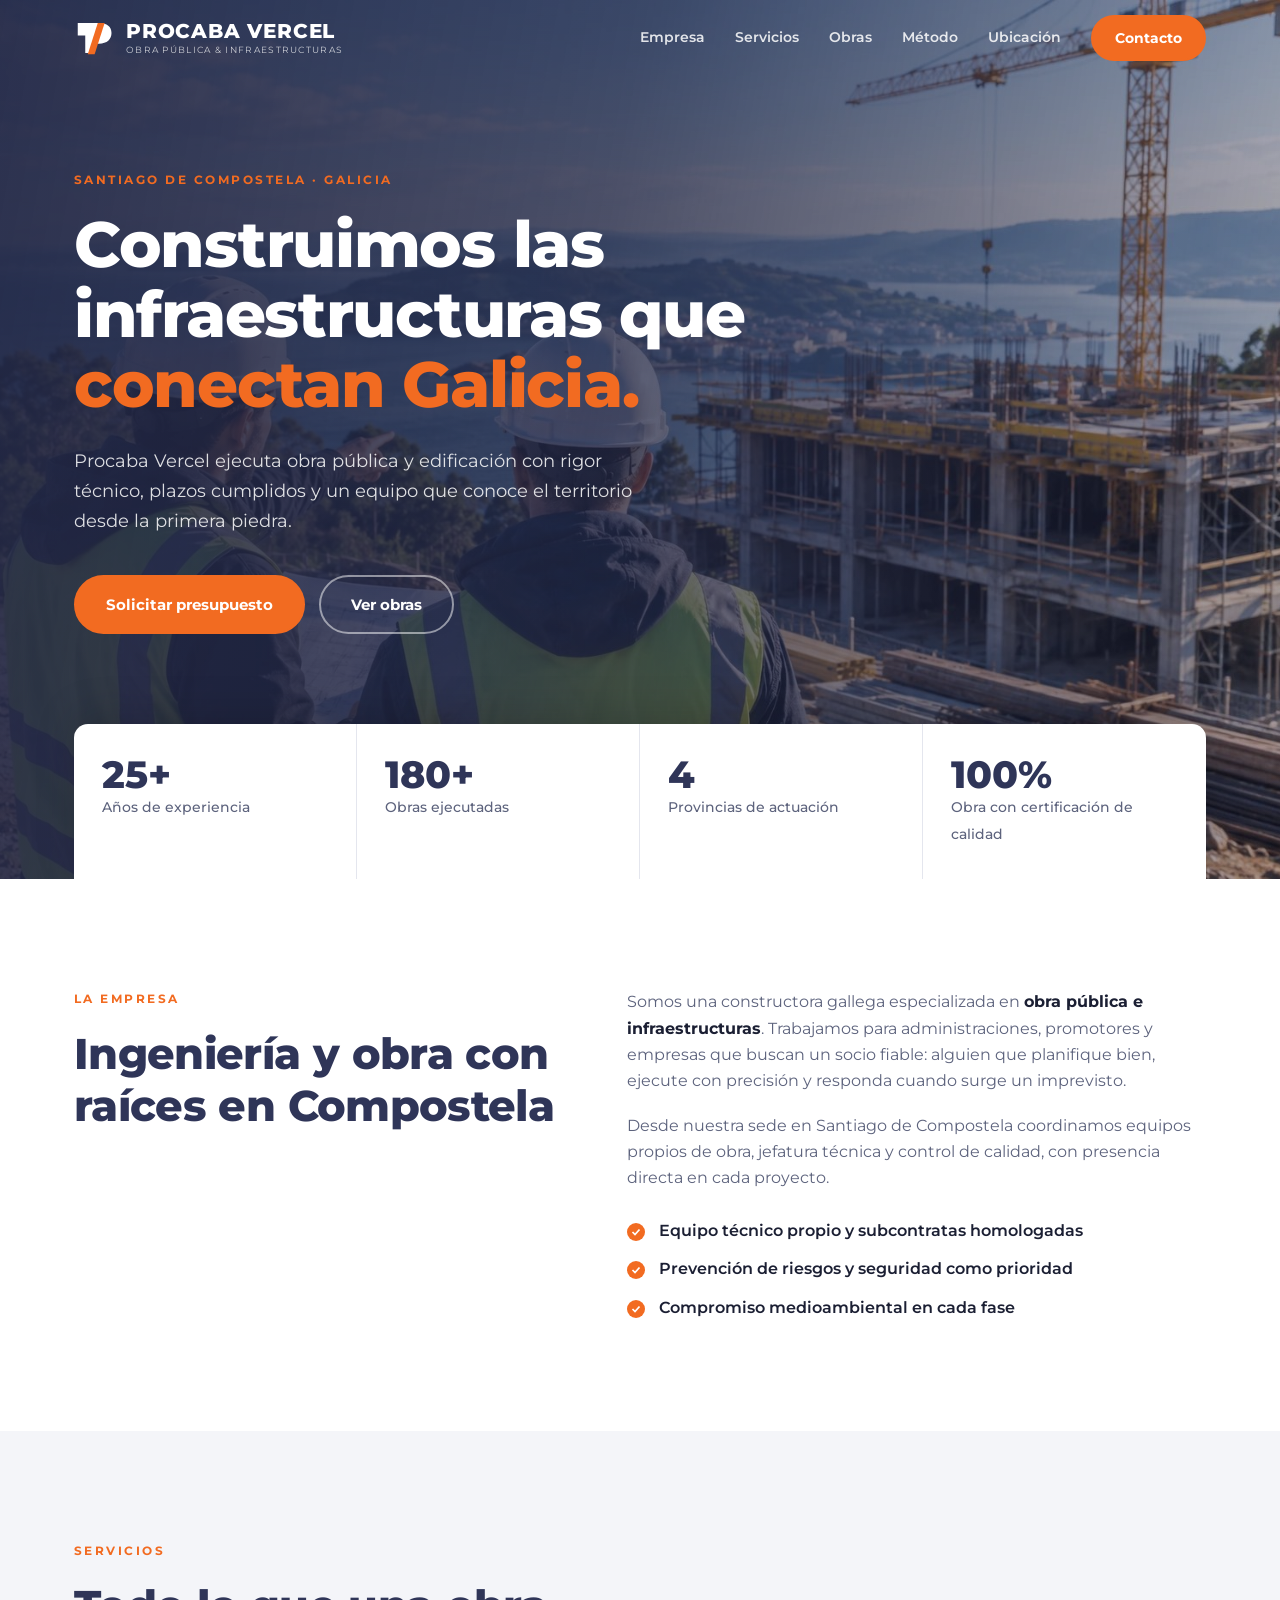
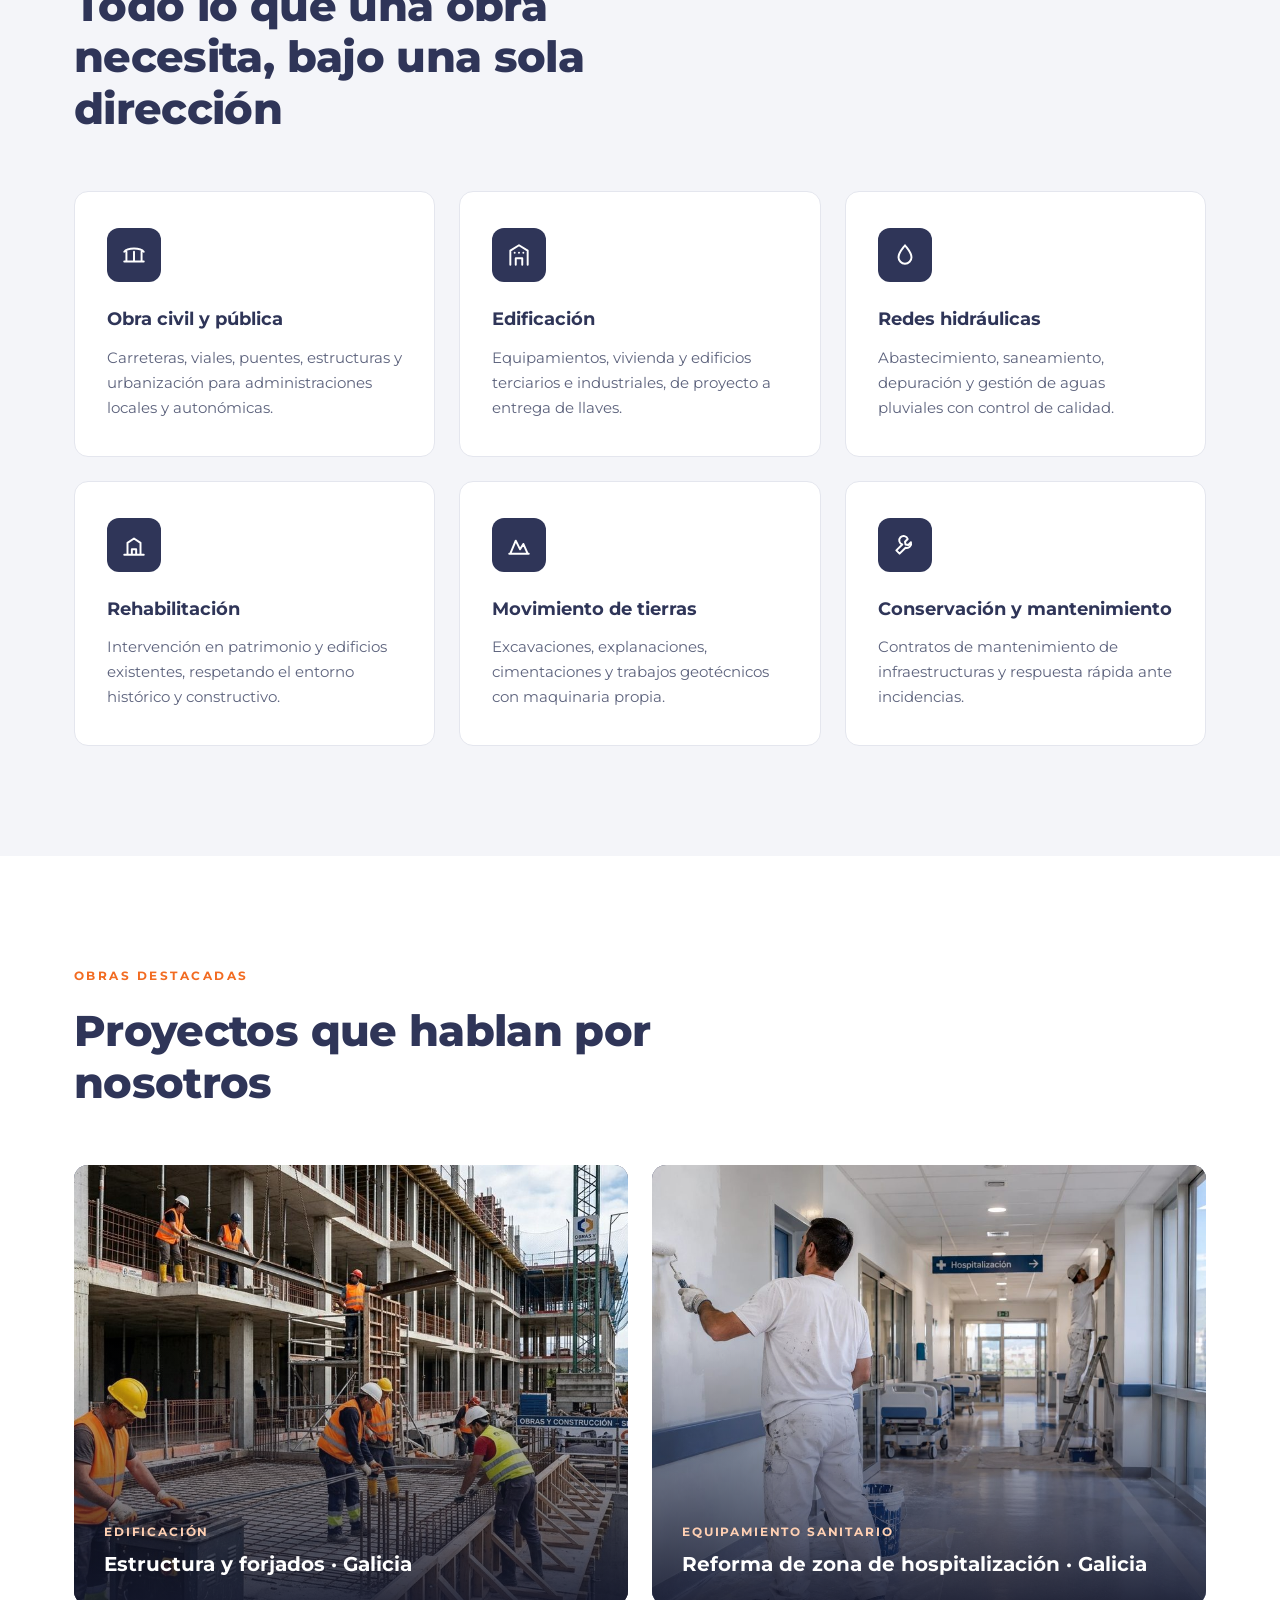
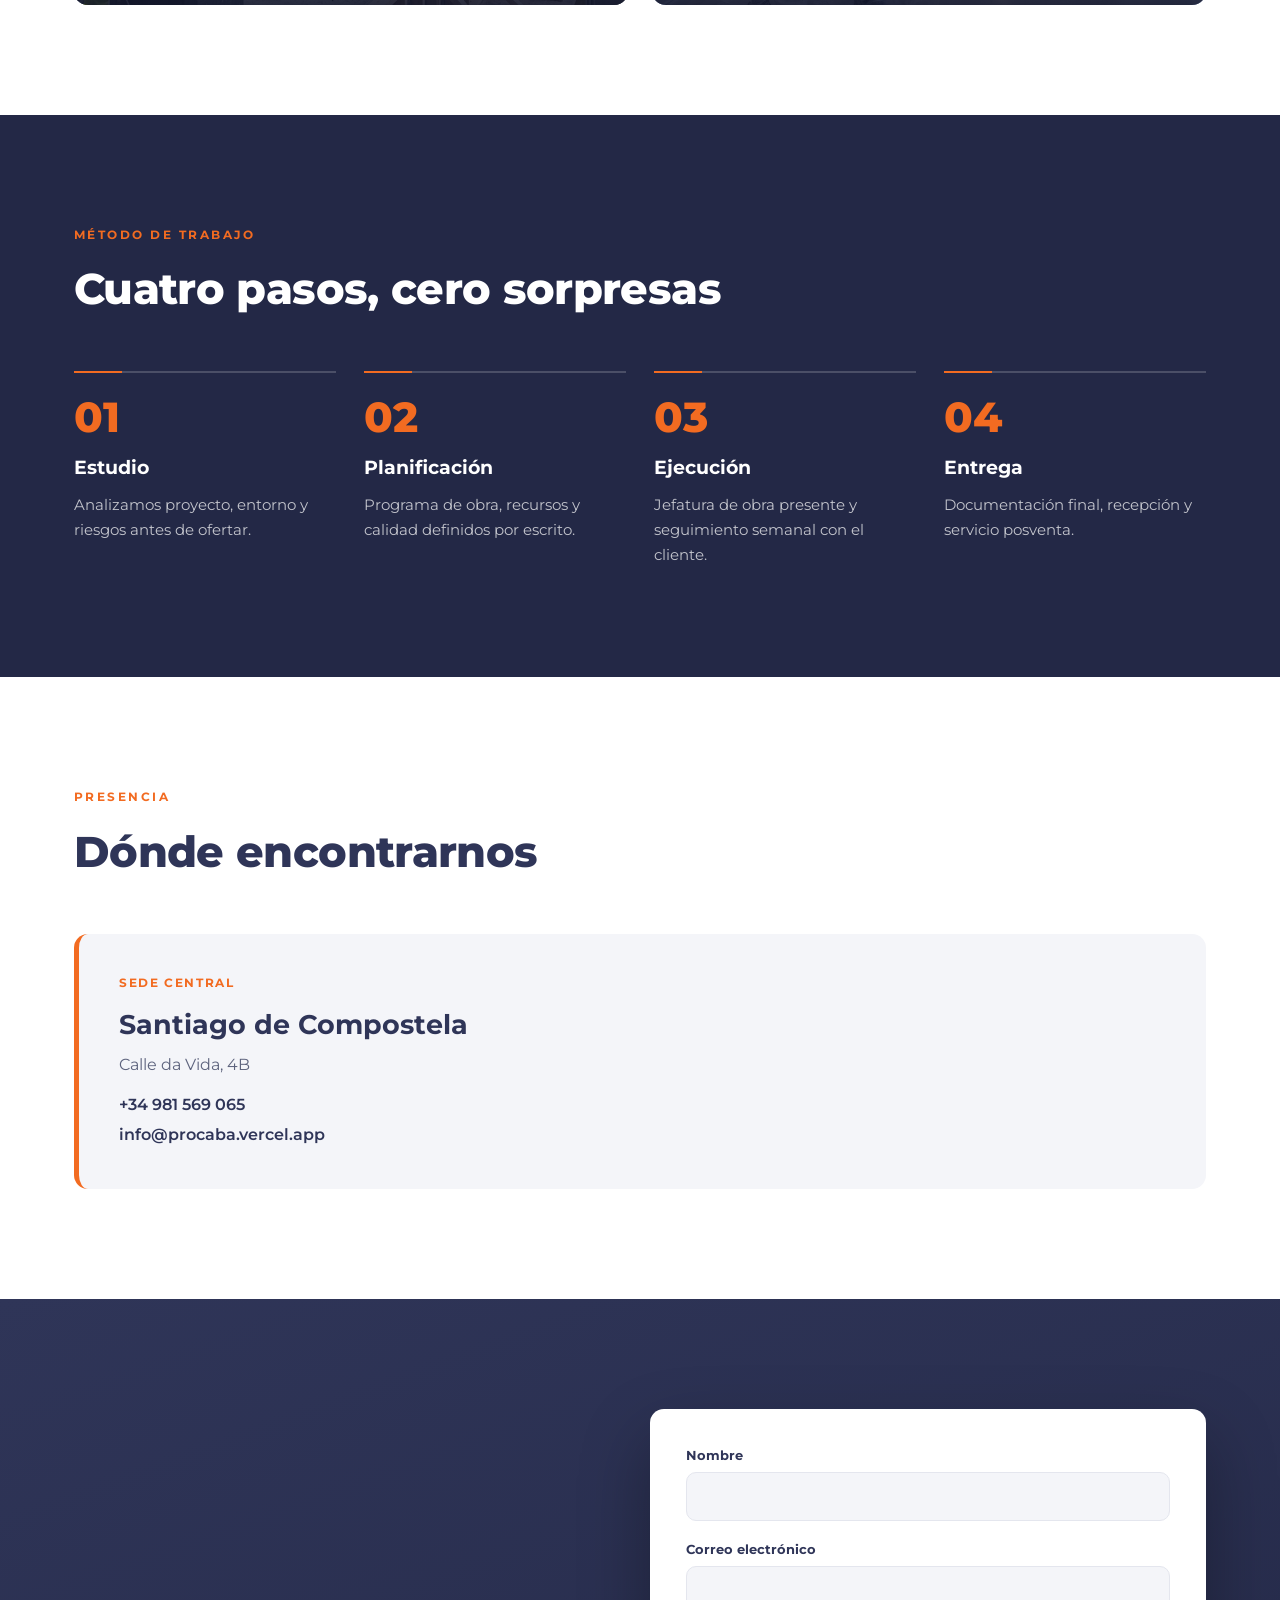
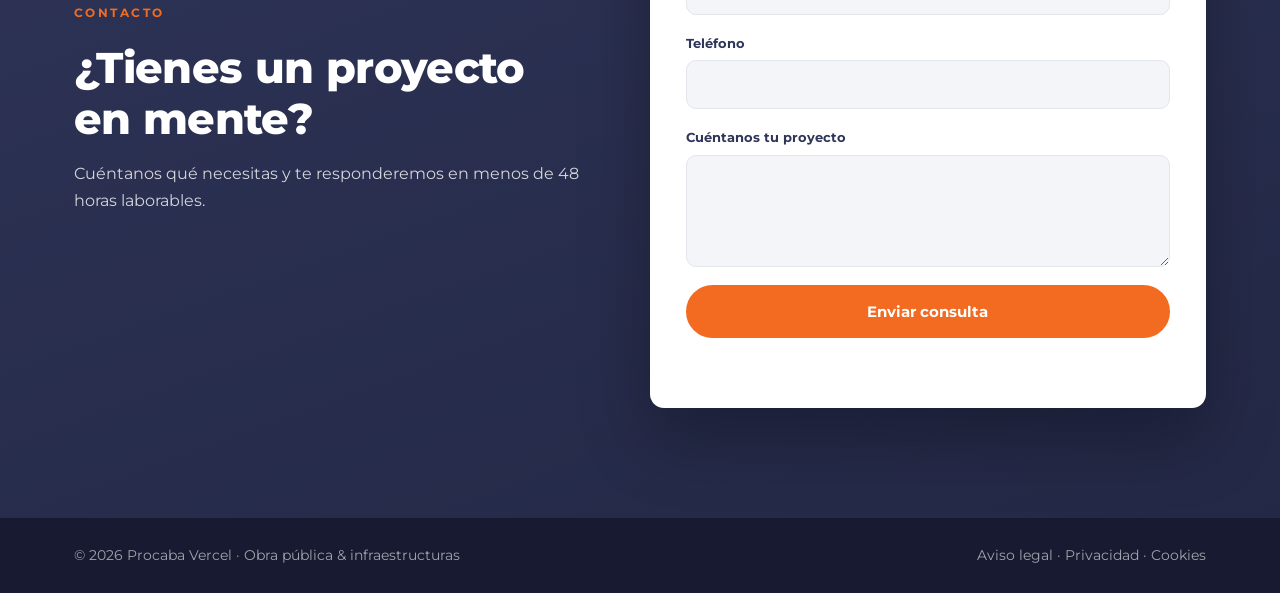
<file: index.html>
<!doctype html>
<html lang="es">
<head>
<meta charset="utf-8">
<meta name="viewport" content="width=device-width, initial-scale=1">
<title>Procaba Vercel · Obra pública e infraestructuras en Galicia</title>
<meta name="description" content="Procaba Vercel es una constructora de Santiago de Compostela especializada en obra pública, edificación e infraestructuras en Galicia y el noroeste peninsular.">
<meta name="theme-color" content="#2F3558">
<link rel="icon" href="assets/favicon.svg" type="image/svg+xml">
<link rel="preconnect" href="https://fonts.googleapis.com">
<link rel="preconnect" href="https://fonts.gstatic.com" crossorigin>
<link href="https://fonts.googleapis.com/css2?family=Montserrat:wght@400;500;600;700;800&display=swap" rel="stylesheet">
<link rel="stylesheet" href="styles.css">
<script type="application/ld+json">
{"@context":"https://schema.org","@type":"GeneralContractor","name":"Procaba Vercel","description":"Obra pública e infraestructuras","telephone":"+34981569065","vatID":"B74130907","address":{"@type":"PostalAddress","streetAddress":"Calle da Vida, 4B","addressLocality":"Santiago de Compostela","addressRegion":"A Coruña","addressCountry":"ES"}}
</script>
</head>
<body>

<header class="nav" id="top">
  <div class="wrap nav-in">
    <a href="#top" class="brand" aria-label="Procaba Vercel, inicio">
      <svg class="mark" viewBox="0 0 64 64" aria-hidden="true"><path fill="currentColor" d="M6 8h34c13 0 20 6 20 16s-7 17-20 17H30v15H18V28H6z"/><path fill="#F26B21" d="M38 8h11L33 58H22z"/></svg>
      <span class="brand-t"><b>PROCABA VERCEL</b><small>Obra pública &amp; infraestructuras</small></span>
    </a>
    <nav class="menu" id="menu" aria-label="Principal">
      <a href="#empresa">Empresa</a>
      <a href="#servicios">Servicios</a>
      <a href="#obras">Obras</a>
      <a href="#metodo">Método</a>
      <a href="#delegaciones">Ubicación</a>
      <a href="#contacto" class="btn btn-sm">Contacto</a>
    </nav>
    <button class="burger" id="burger" aria-label="Abrir menú" aria-expanded="false" aria-controls="menu"><span></span><span></span></button>
  </div>
</header>

<main>
<section class="hero">
  <div class="hero-bg" aria-hidden="true">
    <svg viewBox="0 0 1200 700" preserveAspectRatio="xMidYMid slice">
      <defs>
        <pattern id="g" width="60" height="60" patternUnits="userSpaceOnUse"><path d="M60 0H0V60" fill="none" stroke="#fff" stroke-opacity=".06"/></pattern>
        <linearGradient id="fade" x1="0" x2="1"><stop offset="0" stop-color="#232846" stop-opacity="0"/><stop offset="1" stop-color="#232846" stop-opacity=".0"/></linearGradient>
      </defs>
      <rect width="1200" height="700" fill="url(#g)"/>
      <g fill="none" stroke="#fff" stroke-opacity=".16" stroke-width="1.500">
        <path d="M0 520 Q300 380 600 520 T1200 480"/>
        <path d="M0 560 H1200"/>
        <path d="M640 560V300M700 560V240M760 560V330M820 560V200M880 560V280"/>
        <path d="M640 300H700V240H760V330H820V200H880V280H940V560"/>
        <path d="M120 560V420M170 560V380M220 560V440M120 420L170 380 220 440"/>
        <path d="M980 560V150M1000 150V560M980 150H1000M980 200H1000M980 250H1000M980 300H1000M980 350H1000M980 400H1000M980 450H1000M980 500H1000"/>
        <path d="M980 150L850 560M1000 150L1130 560"/>
      </g>
      <g stroke="#F26B21" stroke-width="2" fill="none"><path d="M820 200L1000 150"/><path d="M820 200V560" stroke-dasharray="6 8"/></g>
      <circle cx="820" cy="200" r="5" fill="#F26B21"/>
    </svg>
  </div>
  <div class="wrap hero-in">
    <p class="eyebrow">Santiago de Compostela · Galicia</p>
    <h1>Construimos las infraestructuras que <em>conectan Galicia.</em></h1>
    <p class="lead">Procaba Vercel ejecuta obra pública y edificación con rigor técnico, plazos cumplidos y un equipo que conoce el territorio desde la primera piedra.</p>
    <div class="cta">
      <a href="#contacto" class="btn">Solicitar presupuesto</a>
      <a href="#obras" class="btn btn-ghost">Ver obras</a>
    </div>
  </div>
  <div class="wrap">
    <ul class="stats" aria-label="Cifras de la empresa">
      <li><b data-count="25" data-suffix="+">25+</b><span>Años de experiencia</span></li>
      <li><b data-count="180" data-suffix="+">180+</b><span>Obras ejecutadas</span></li>
      <li><b data-count="4">4</b><span>Provincias de actuación</span></li>
      <li><b data-count="100" data-suffix="%">100%</b><span>Obra con certificación de calidad</span></li>
    </ul>
  </div>
</section>

<section class="sec" id="empresa">
  <div class="wrap split">
    <div class="reveal">
      <p class="eyebrow dark">La empresa</p>
      <h2>Ingeniería y obra con raíces en Compostela</h2>
    </div>
    <div class="reveal">
      <p>Somos una constructora gallega especializada en <strong>obra pública e infraestructuras</strong>. Trabajamos para administraciones, promotores y empresas que buscan un socio fiable: alguien que planifique bien, ejecute con precisión y responda cuando surge un imprevisto.</p>
      <p>Desde nuestra sede en Santiago de Compostela coordinamos equipos propios de obra, jefatura técnica y control de calidad, con presencia directa en cada proyecto.</p>
      <ul class="ticks">
        <li>Equipo técnico propio y subcontratas homologadas</li>
        <li>Prevención de riesgos y seguridad como prioridad</li>
        <li>Compromiso medioambiental en cada fase</li>
      </ul>
    </div>
  </div>
</section>

<section class="sec alt" id="servicios">
  <div class="wrap">
    <div class="head reveal"><p class="eyebrow dark">Servicios</p><h2>Todo lo que una obra necesita, bajo una sola dirección</h2></div>
    <div class="cards">
      <article class="card reveal"><i><svg viewBox="0 0 24 24"><path d="M3 18h18M5 18V9m14 9V9M3 9c3-4 15-4 18 0M12 9v9"/></svg></i><h3>Obra civil y pública</h3><p>Carreteras, viales, puentes, estructuras y urbanización para administraciones locales y autonómicas.</p></article>
      <article class="card reveal"><i><svg viewBox="0 0 24 24"><path d="M4 21V8l8-5 8 5v13M9 21v-6h6v6M8 10h.01M12 10h.01M16 10h.01"/></svg></i><h3>Edificación</h3><p>Equipamientos, vivienda y edificios terciarios e industriales, de proyecto a entrega de llaves.</p></article>
      <article class="card reveal"><i><svg viewBox="0 0 24 24"><path d="M12 3c3 4 6 7 6 11a6 6 0 0 1-12 0c0-4 3-7 6-11z"/></svg></i><h3>Redes hidráulicas</h3><p>Abastecimiento, saneamiento, depuración y gestión de aguas pluviales con control de calidad.</p></article>
      <article class="card reveal"><i><svg viewBox="0 0 24 24"><path d="M3 21h18M6 21V10l6-4 6 4v11M10 21v-5h4v5"/></svg></i><h3>Rehabilitación</h3><p>Intervención en patrimonio y edificios existentes, respetando el entorno histórico y constructivo.</p></article>
      <article class="card reveal"><i><svg viewBox="0 0 24 24"><path d="M4 20l5-12 4 8 3-5 4 9M3 20h18"/></svg></i><h3>Movimiento de tierras</h3><p>Excavaciones, explanaciones, cimentaciones y trabajos geotécnicos con maquinaria propia.</p></article>
      <article class="card reveal"><i><svg viewBox="0 0 24 24"><path d="M14.500 6.500a4 4 0 1 0-5 5L4 17l3 3 5.500-5.500a4 4 0 0 0 5-5l-2.500 2.500-2.500-.5-.5-2.500z"/></svg></i><h3>Conservación y mantenimiento</h3><p>Contratos de mantenimiento de infraestructuras y respuesta rápida ante incidencias.</p></article>
    </div>
  </div>
</section>

<section class="sec" id="obras">
  <div class="wrap">
    <div class="head reveal"><p class="eyebrow dark">Obras destacadas</p><h2>Proyectos que hablan por nosotros</h2></div>
    <div class="works">
      <figure class="work w1 reveal"><img src="assets/img/obra-edificacion.jpg" alt="Equipo trabajando en la estructura de un edificio en construcción" loading="lazy"><figcaption><span>Edificación</span><h3>Estructura y forjados · Galicia</h3></figcaption></figure>
      <figure class="work w2 reveal"><img src="assets/img/obra-hospital.jpg" alt="Operarios pintando un pasillo hospitalario en reforma" loading="lazy"><figcaption><span>Equipamiento sanitario</span><h3>Reforma de zona de hospitalización · Galicia</h3></figcaption></figure>
    </div>
  </div>
</section>

<section class="sec dark" id="metodo">
  <div class="wrap">
    <div class="head reveal"><p class="eyebrow">Método de trabajo</p><h2>Cuatro pasos, cero sorpresas</h2></div>
    <ol class="steps">
      <li class="reveal"><b>01</b><h3>Estudio</h3><p>Analizamos proyecto, entorno y riesgos antes de ofertar.</p></li>
      <li class="reveal"><b>02</b><h3>Planificación</h3><p>Programa de obra, recursos y calidad definidos por escrito.</p></li>
      <li class="reveal"><b>03</b><h3>Ejecución</h3><p>Jefatura de obra presente y seguimiento semanal con el cliente.</p></li>
      <li class="reveal"><b>04</b><h3>Entrega</h3><p>Documentación final, recepción y servicio posventa.</p></li>
    </ol>
  </div>
</section>

<section class="sec" id="delegaciones">
  <div class="wrap">
    <div class="head reveal"><p class="eyebrow dark">Presencia</p><h2>Dónde encontrarnos</h2></div>
    <div class="offices one">
      <article class="office reveal">
        <span class="tag">Sede central</span>
        <h3>Santiago de Compostela</h3>
        <p>Calle da Vida, 4B</p>
        <a href="tel:+34981569065">+34 981 569 065</a>
        <a href="mailto:info@procaba.vercel.app">info@procaba.vercel.app</a>
      </article>
    </div>
  </div>
</section>

<section class="sec cta-band" id="contacto">
  <div class="wrap contact">
    <div class="reveal">
      <p class="eyebrow">Contacto</p>
      <h2>¿Tienes un proyecto en mente?</h2>
      <p>Cuéntanos qué necesitas y te responderemos en menos de 48 horas laborables.</p>
    </div>
    <form class="form reveal" id="form" novalidate>
      <label>Nombre<input name="nombre" required autocomplete="name"></label>
      <label>Correo electrónico<input type="email" name="email" required autocomplete="email"></label>
      <label>Teléfono<input type="tel" name="tel" autocomplete="tel"></label>
      <label>Cuéntanos tu proyecto<textarea name="msg" rows="4" required></textarea></label>
      <button class="btn" type="submit">Enviar consulta</button>
      <p class="note" id="note" role="status"></p>
    </form>
  </div>
</section>
</main>

<footer class="foot">
  <div class="wrap foot-in">
    <span>© <span id="y"></span> Procaba Vercel · Obra pública &amp; infraestructuras</span>
    <span><a href="aviso-legal.html">Aviso legal</a> · <a href="#">Privacidad</a> · <a href="#">Cookies</a></span>
  </div>
</footer>

<script src="script.js"></script>
</body>
</html>
</file>
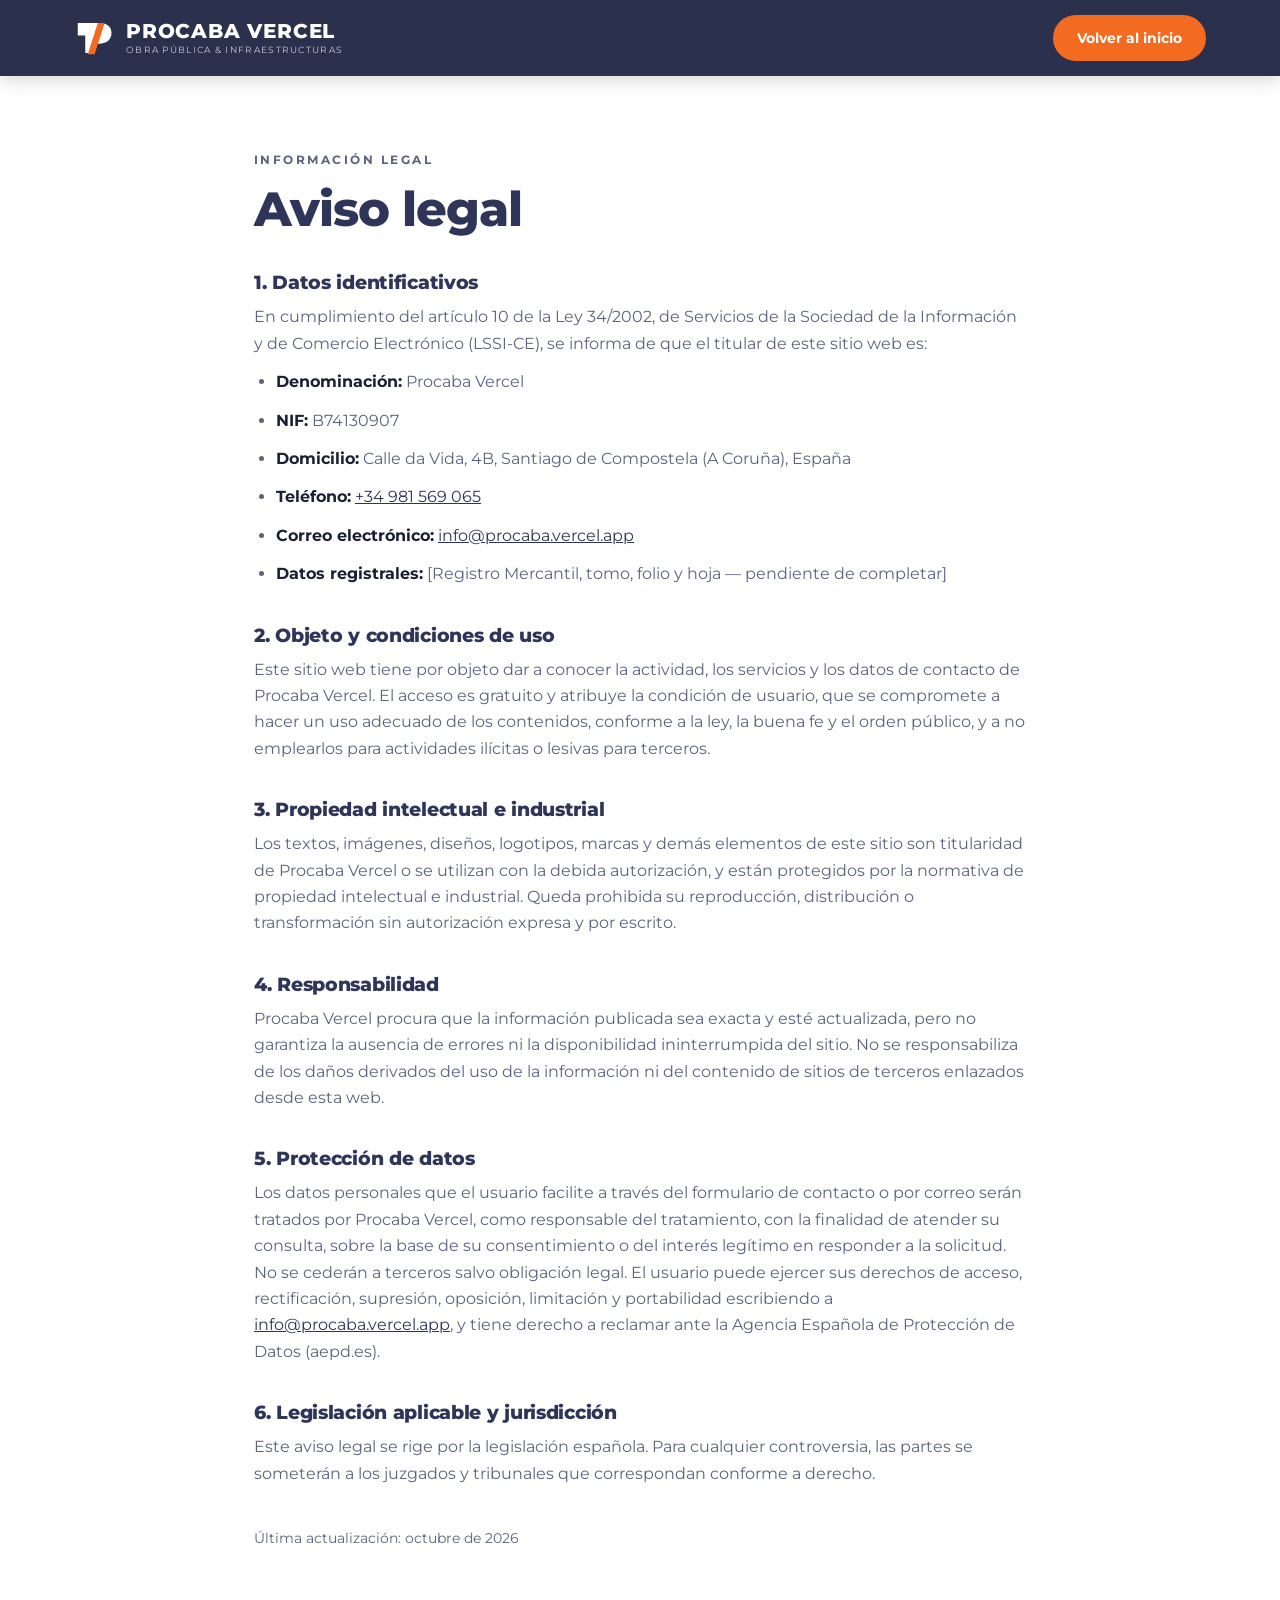
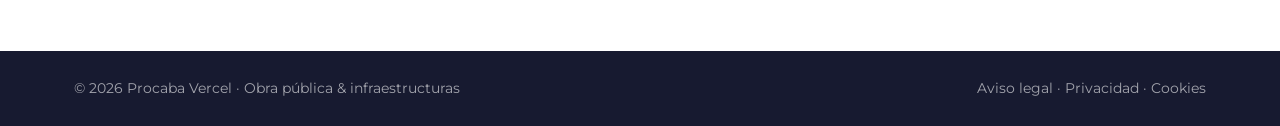
<file: aviso-legal.html>
<!doctype html>
<html lang="es">
<head>
<meta charset="utf-8">
<meta name="viewport" content="width=device-width, initial-scale=1">
<title>Aviso legal · Procaba Vercel</title>
<meta name="robots" content="noindex">
<link rel="icon" href="assets/favicon.svg" type="image/svg+xml">
<link rel="preconnect" href="https://fonts.googleapis.com">
<link rel="preconnect" href="https://fonts.gstatic.com" crossorigin>
<link href="https://fonts.googleapis.com/css2?family=Montserrat:wght@400;500;600;700;800&display=swap" rel="stylesheet">
<link rel="stylesheet" href="styles.css">
</head>
<body class="legal-page">
<header class="nav solid">
  <div class="wrap nav-in">
    <a href="index.html" class="brand" aria-label="Procaba Vercel, inicio">
      <svg class="mark" viewBox="0 0 64 64" aria-hidden="true"><path fill="currentColor" d="M6 8h34c13 0 20 6 20 16s-7 17-20 17H30v15H18V28H6z"/><path fill="#F26B21" d="M38 8h11L33 58H22z"/></svg>
      <span class="brand-t"><b>PROCABA VERCEL</b><small>Obra pública &amp; infraestructuras</small></span>
    </a>
    <a href="index.html" class="btn btn-sm">Volver al inicio</a>
  </div>
</header>

<main class="legal">
  <div class="wrap">
    <p class="eyebrow">Información legal</p>
    <h1>Aviso legal</h1>

    <h2>1. Datos identificativos</h2>
    <p>En cumplimiento del artículo 10 de la Ley 34/2002, de Servicios de la Sociedad de la Información y de Comercio Electrónico (LSSI-CE), se informa de que el titular de este sitio web es:</p>
    <ul>
      <li><strong>Denominación:</strong> Procaba Vercel</li>
      <li><strong>NIF:</strong> B74130907</li>
      <li><strong>Domicilio:</strong> Calle da Vida, 4B, Santiago de Compostela (A Coruña), España</li>
      <li><strong>Teléfono:</strong> <a href="tel:+34981569065">+34 981 569 065</a></li>
      <li><strong>Correo electrónico:</strong> <a href="mailto:info@procaba.vercel.app">info@procaba.vercel.app</a></li>
      <li><strong>Datos registrales:</strong> [Registro Mercantil, tomo, folio y hoja — pendiente de completar]</li>
    </ul>

    <h2>2. Objeto y condiciones de uso</h2>
    <p>Este sitio web tiene por objeto dar a conocer la actividad, los servicios y los datos de contacto de Procaba Vercel. El acceso es gratuito y atribuye la condición de usuario, que se compromete a hacer un uso adecuado de los contenidos, conforme a la ley, la buena fe y el orden público, y a no emplearlos para actividades ilícitas o lesivas para terceros.</p>

    <h2>3. Propiedad intelectual e industrial</h2>
    <p>Los textos, imágenes, diseños, logotipos, marcas y demás elementos de este sitio son titularidad de Procaba Vercel o se utilizan con la debida autorización, y están protegidos por la normativa de propiedad intelectual e industrial. Queda prohibida su reproducción, distribución o transformación sin autorización expresa y por escrito.</p>

    <h2>4. Responsabilidad</h2>
    <p>Procaba Vercel procura que la información publicada sea exacta y esté actualizada, pero no garantiza la ausencia de errores ni la disponibilidad ininterrumpida del sitio. No se responsabiliza de los daños derivados del uso de la información ni del contenido de sitios de terceros enlazados desde esta web.</p>

    <h2>5. Protección de datos</h2>
    <p>Los datos personales que el usuario facilite a través del formulario de contacto o por correo serán tratados por Procaba Vercel, como responsable del tratamiento, con la finalidad de atender su consulta, sobre la base de su consentimiento o del interés legítimo en responder a la solicitud. No se cederán a terceros salvo obligación legal. El usuario puede ejercer sus derechos de acceso, rectificación, supresión, oposición, limitación y portabilidad escribiendo a <a href="mailto:info@procaba.vercel.app">info@procaba.vercel.app</a>, y tiene derecho a reclamar ante la Agencia Española de Protección de Datos (aepd.es).</p>

    <h2>6. Legislación aplicable y jurisdicción</h2>
    <p>Este aviso legal se rige por la legislación española. Para cualquier controversia, las partes se someterán a los juzgados y tribunales que correspondan conforme a derecho.</p>

    <p class="legal-date">Última actualización: octubre de 2026</p>
  </div>
</main>

<footer class="foot">
  <div class="wrap foot-in">
    <span>© <span id="y"></span> Procaba Vercel · Obra pública &amp; infraestructuras</span>
    <span><a href="aviso-legal.html">Aviso legal</a> · <a href="#">Privacidad</a> · <a href="#">Cookies</a></span>
  </div>
</footer>
<script>document.getElementById('y').textContent=new Date().getFullYear()</script>
</body>
</html>
</file>
<file: styles.css>
:root{
  --navy:#2F3558; --navy-d:#232846; --orange:#F26B21; --ink:#1b1f33; --mut:#5d637d;
  --bg:#fff; --alt:#f4f5f9; --line:#e4e6ee; --r:14px; --w:1180px;
}
*{box-sizing:border-box;margin:0;padding:0}
html{scroll-behavior:smooth;scroll-padding-top:76px}
body{font-family:Montserrat,system-ui,sans-serif;color:var(--ink);background:var(--bg);line-height:1.65;-webkit-font-smoothing:antialiased}
a{color:inherit;text-decoration:none}
ul,ol{list-style:none}
.wrap{max-width:var(--w);margin:0 auto;padding:0 24px}

/* nav */
.nav{position:fixed;inset:0 0 auto;z-index:50;transition:background .3s,box-shadow .3s;color:#fff}
.nav.solid{background:rgba(35,40,70,.96);backdrop-filter:blur(8px);box-shadow:0 2px 20px rgba(0,0,0,.2)}
.nav-in{display:flex;align-items:center;justify-content:space-between;height:76px}
.brand{display:flex;align-items:center;gap:12px}
.mark{width:40px;height:40px;color:#fff}
.brand-t{display:flex;flex-direction:column;line-height:1.1}
.brand-t b{font-weight:800;font-size:1.25rem;letter-spacing:.04em}
.brand-t small{font-size:.58rem;letter-spacing:.14em;text-transform:uppercase;opacity:.75;margin-top:3px}
.menu{display:flex;align-items:center;gap:30px;font-size:.88rem;font-weight:600}
.menu a:not(.btn){opacity:.85;transition:opacity .2s}
.menu a:not(.btn):hover{opacity:1}
.burger{display:none;background:none;border:0;width:44px;height:44px;cursor:pointer}
.burger span{display:block;width:24px;height:2px;background:#fff;margin:6px auto}

/* buttons */
.btn{display:inline-block;background:var(--orange);color:#fff;font-weight:700;font-size:.95rem;padding:15px 30px;border-radius:999px;border:2px solid var(--orange);cursor:pointer;font-family:inherit;transition:transform .2s,background .2s,box-shadow .2s}
.btn:hover{transform:translateY(-2px);box-shadow:0 10px 24px rgba(242,107,33,.35);background:#ff7a30}
.btn-sm{padding:10px 22px;font-size:.85rem}
.btn-ghost{background:transparent;border-color:rgba(255,255,255,.5)}
.btn-ghost:hover{background:#fff;color:var(--navy);border-color:#fff;box-shadow:none}

/* hero */
.hero{position:relative;background:linear-gradient(160deg,var(--navy) 0%,var(--navy-d) 100%);color:#fff;padding:170px 0 0;overflow:hidden}
.hero-bg{position:absolute;inset:0;background:linear-gradient(100deg,rgba(35,40,70,.94) 0%,rgba(35,40,70,.78) 45%,rgba(35,40,70,.35) 100%),url(assets/img/hero.jpg) center 35%/cover}
.hero-bg svg{display:none}
.hero-bg svg{width:100%;height:100%}
.hero-in{position:relative;max-width:var(--w)}
.hero-in>*{max-width:720px}
.eyebrow{font-size:.78rem;font-weight:700;letter-spacing:.2em;text-transform:uppercase;color:var(--orange);margin-bottom:18px}
.eyebrow.dark{color:var(--orange)}
h1{font-size:clamp(2.2rem,5.4vw,4rem);line-height:1.1;font-weight:800;letter-spacing:-.02em}
h1 em{font-style:normal;color:var(--orange)}
.lead{font-size:1.15rem;opacity:.85;margin:26px 0 38px;max-width:560px}
.cta{display:flex;gap:14px;flex-wrap:wrap}
.stats{position:relative;display:grid;grid-template-columns:repeat(4,1fr);gap:0;margin-top:90px;background:#fff;color:var(--ink);border-radius:var(--r) var(--r) 0 0;box-shadow:0 -10px 40px rgba(0,0,0,.15)}
.stats li{padding:32px 28px;border-right:1px solid var(--line)}
.stats li:last-child{border:0}
.stats b{display:block;font-size:2.4rem;font-weight:800;color:var(--navy);line-height:1}
.stats span{font-size:.85rem;color:var(--mut);font-weight:500}

/* sections */
.sec{padding:110px 0}
.sec.alt{background:var(--alt)}
h2{font-size:clamp(1.8rem,3.4vw,2.7rem);line-height:1.2;font-weight:800;color:var(--navy);letter-spacing:-.015em}
.head{max-width:680px;margin-bottom:56px}
.split{display:grid;grid-template-columns:1fr 1.2fr;gap:70px;align-items:start}
.split p{color:var(--mut);margin-bottom:18px}
.split strong{color:var(--ink)}
.ticks{margin-top:26px;display:grid;gap:12px}
.ticks li{position:relative;padding-left:32px;font-weight:600}
.ticks li::before{content:"";position:absolute;left:0;top:5px;width:18px;height:18px;border-radius:50%;background:var(--orange) url("data:image/svg+xml,%3Csvg xmlns='http://www.w3.org/2000/svg' viewBox='0 0 24 24' fill='none' stroke='white' stroke-width='3.500'%3E%3Cpath d='M5 12l5 5 9-10'/%3E%3C/svg%3E") center/12px no-repeat}

.cards{display:grid;grid-template-columns:repeat(3,1fr);gap:24px}
.card{background:#fff;padding:36px 32px;border-radius:var(--r);border:1px solid var(--line);transition:transform .3s,box-shadow .3s,border-color .3s}
.card:hover{transform:translateY(-6px);box-shadow:0 22px 50px rgba(47,53,88,.12);border-color:transparent}
.card i{display:grid;place-items:center;width:54px;height:54px;border-radius:12px;background:var(--navy);margin-bottom:22px;transition:background .3s}
.card:hover i{background:var(--orange)}
.card svg{width:26px;height:26px;fill:none;stroke:#fff;stroke-width:1.8;stroke-linecap:round;stroke-linejoin:round}
.card h3{font-size:1.15rem;color:var(--navy);margin-bottom:10px}
.card p{color:var(--mut);font-size:.95rem}

/* works */
.works{display:grid;grid-template-columns:repeat(12,1fr);gap:24px}
.work{position:relative;border-radius:var(--r);overflow:hidden;min-height:440px;color:#fff;background:var(--navy);isolation:isolate}
.w1,.w2{grid-column:span 6}
.work img{position:absolute;inset:0;width:100%;height:100%;object-fit:cover;z-index:-1;transition:transform .6s}
.work:hover img{transform:scale(1.06)}
.work::after{content:"";position:absolute;inset:0;z-index:-1;background:linear-gradient(to top,rgba(20,24,45,.9),rgba(20,24,45,0) 60%)}
.work figcaption{position:absolute;left:0;right:0;bottom:0;padding:28px 30px}
.work span{font-size:.72rem;font-weight:700;letter-spacing:.16em;text-transform:uppercase;color:#ffd0b3}
.work h3{font-size:1.25rem;margin-top:6px;line-height:1.3}

/* dark steps */
.sec.dark{background:var(--navy-d);color:#fff}
.sec.dark h2{color:#fff}
.steps{display:grid;grid-template-columns:repeat(4,1fr);gap:28px;counter-reset:s}
.steps li{border-top:2px solid rgba(255,255,255,.18);padding-top:24px;position:relative}
.steps li::before{content:"";position:absolute;top:-2px;left:0;width:48px;height:2px;background:var(--orange)}
.steps b{font-size:2.6rem;font-weight:800;color:var(--orange);line-height:1}
.steps h3{margin:12px 0 8px;font-size:1.2rem}
.steps p{opacity:.72;font-size:.95rem}

/* offices */
.offices{display:grid;grid-template-columns:repeat(2,1fr);gap:24px}
.office{background:var(--alt);padding:40px;border-radius:var(--r);border-left:5px solid var(--orange);display:flex;flex-direction:column;gap:4px}
.tag{font-size:.72rem;font-weight:700;letter-spacing:.14em;text-transform:uppercase;color:var(--orange)}
.office h3{font-size:1.7rem;color:var(--navy);margin-top:6px}
.office p{color:var(--mut);margin-bottom:10px}
.office a{font-weight:600;color:var(--navy)}
.office a:hover{color:var(--orange)}
.office small{margin-top:12px;color:var(--mut)}

/* contact */
.cta-band{background:linear-gradient(160deg,var(--navy),var(--navy-d));color:#fff}
.cta-band h2{color:#fff;margin-bottom:16px}
.contact{display:grid;grid-template-columns:1fr 1.1fr;gap:70px;align-items:center}
.contact p:not(.eyebrow){opacity:.8}
.form{background:#fff;color:var(--ink);padding:36px;border-radius:var(--r);display:grid;gap:18px;box-shadow:0 30px 70px rgba(0,0,0,.3)}
.form label{display:grid;gap:6px;font-size:.8rem;font-weight:700;color:var(--navy)}
.form input,.form textarea{font:inherit;font-weight:400;padding:13px 15px;border:1.5px solid var(--line);border-radius:10px;background:var(--alt);color:var(--ink);transition:border-color .2s,background .2s}
.form input:focus,.form textarea:focus{outline:0;border-color:var(--orange);background:#fff}
.note{font-size:.85rem;color:var(--mut)!important;min-height:1.2em}

.foot{background:#171a30;color:rgba(255,255,255,.6);font-size:.85rem;padding:26px 0}
.foot-in{display:flex;justify-content:space-between;gap:16px;flex-wrap:wrap}
.foot a:hover{color:var(--orange)}

/* reveal */
.reveal{opacity:0;transform:translateY(24px);transition:opacity .7s,transform .7s}
.reveal.in{opacity:1;transform:none}
@media (prefers-reduced-motion:reduce){.reveal{opacity:1;transform:none;transition:none}html{scroll-behavior:auto}}

/* responsive */
@media (max-width:960px){
  .split,.contact,.offices{grid-template-columns:1fr;gap:36px}
  .cards{grid-template-columns:repeat(2,1fr)}
  .steps{grid-template-columns:repeat(2,1fr)}
  .stats{grid-template-columns:repeat(2,1fr)}
  .stats li:nth-child(2){border-right:0}
  .stats li:nth-child(-n+2){border-bottom:1px solid var(--line)}
  .w1,.w2{grid-column:span 12}
}
@media (max-width:720px){
  .burger{display:block}
  .menu{position:absolute;top:76px;left:0;right:0;background:var(--navy-d);flex-direction:column;align-items:stretch;gap:0;padding:12px 24px 24px;display:none}
  .menu.open{display:flex}
  .menu a{padding:14px 0;border-bottom:1px solid rgba(255,255,255,.1)}
  .menu .btn{margin-top:14px;text-align:center;border-bottom:2px solid var(--orange)}
  .nav{background:var(--navy-d)}
  .hero{padding-top:130px}
  .sec{padding:76px 0}
  .cards,.steps{grid-template-columns:1fr}
  .stats{margin-top:60px}
  .stats li{padding:24px 18px}
  .stats b{font-size:1.9rem}
  .form{padding:24px}
}

/* legal page */
.legal{padding:150px 0 90px}
.legal .wrap{max-width:820px}
.legal h1{font-size:clamp(2rem,4vw,3rem);color:var(--navy);margin-bottom:24px}
.legal h2{font-size:1.2rem;margin:36px 0 10px}
.legal p,.legal li{color:var(--mut);margin-bottom:12px}
.legal ul{list-style:disc;padding-left:22px}
.legal li strong{color:var(--ink)}
.legal a{color:var(--navy);text-decoration:underline}
.legal-date{margin-top:40px;font-size:.85rem}

.offices.one{grid-template-columns:1fr}
</file>
